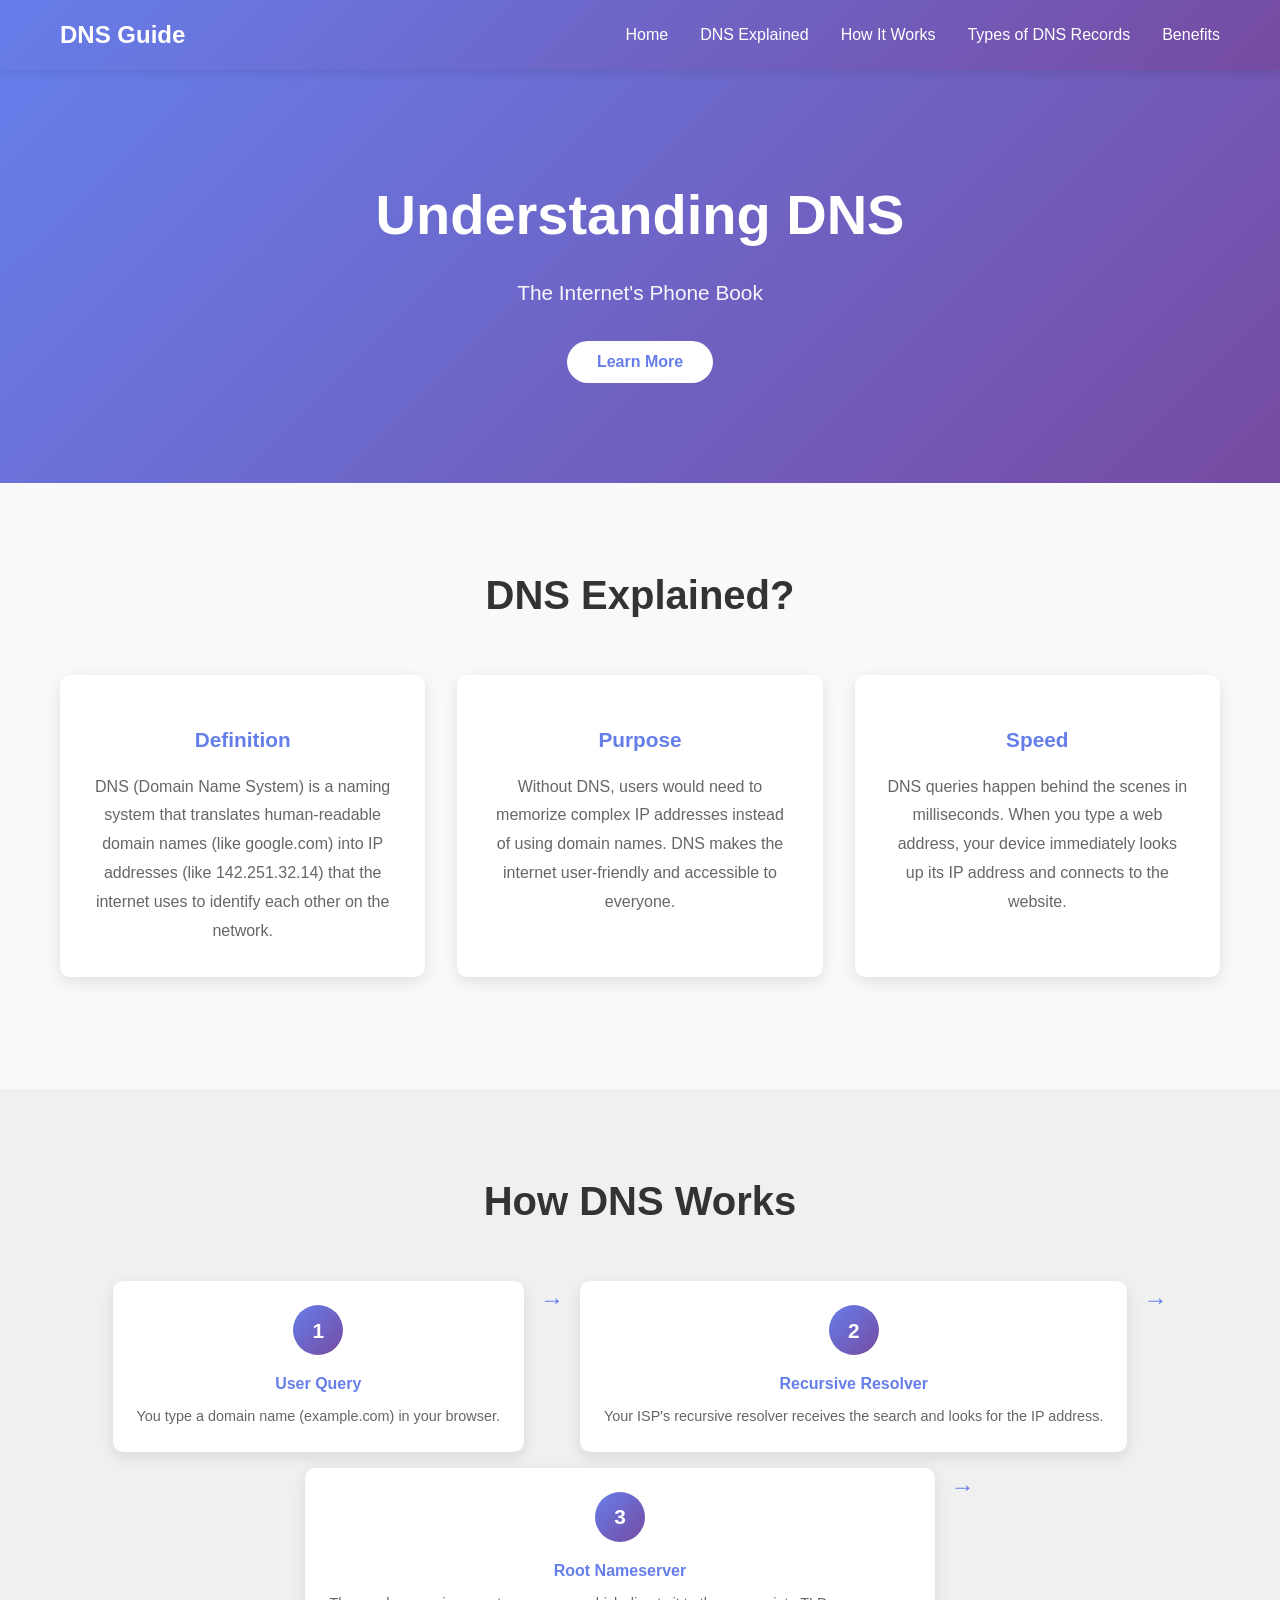
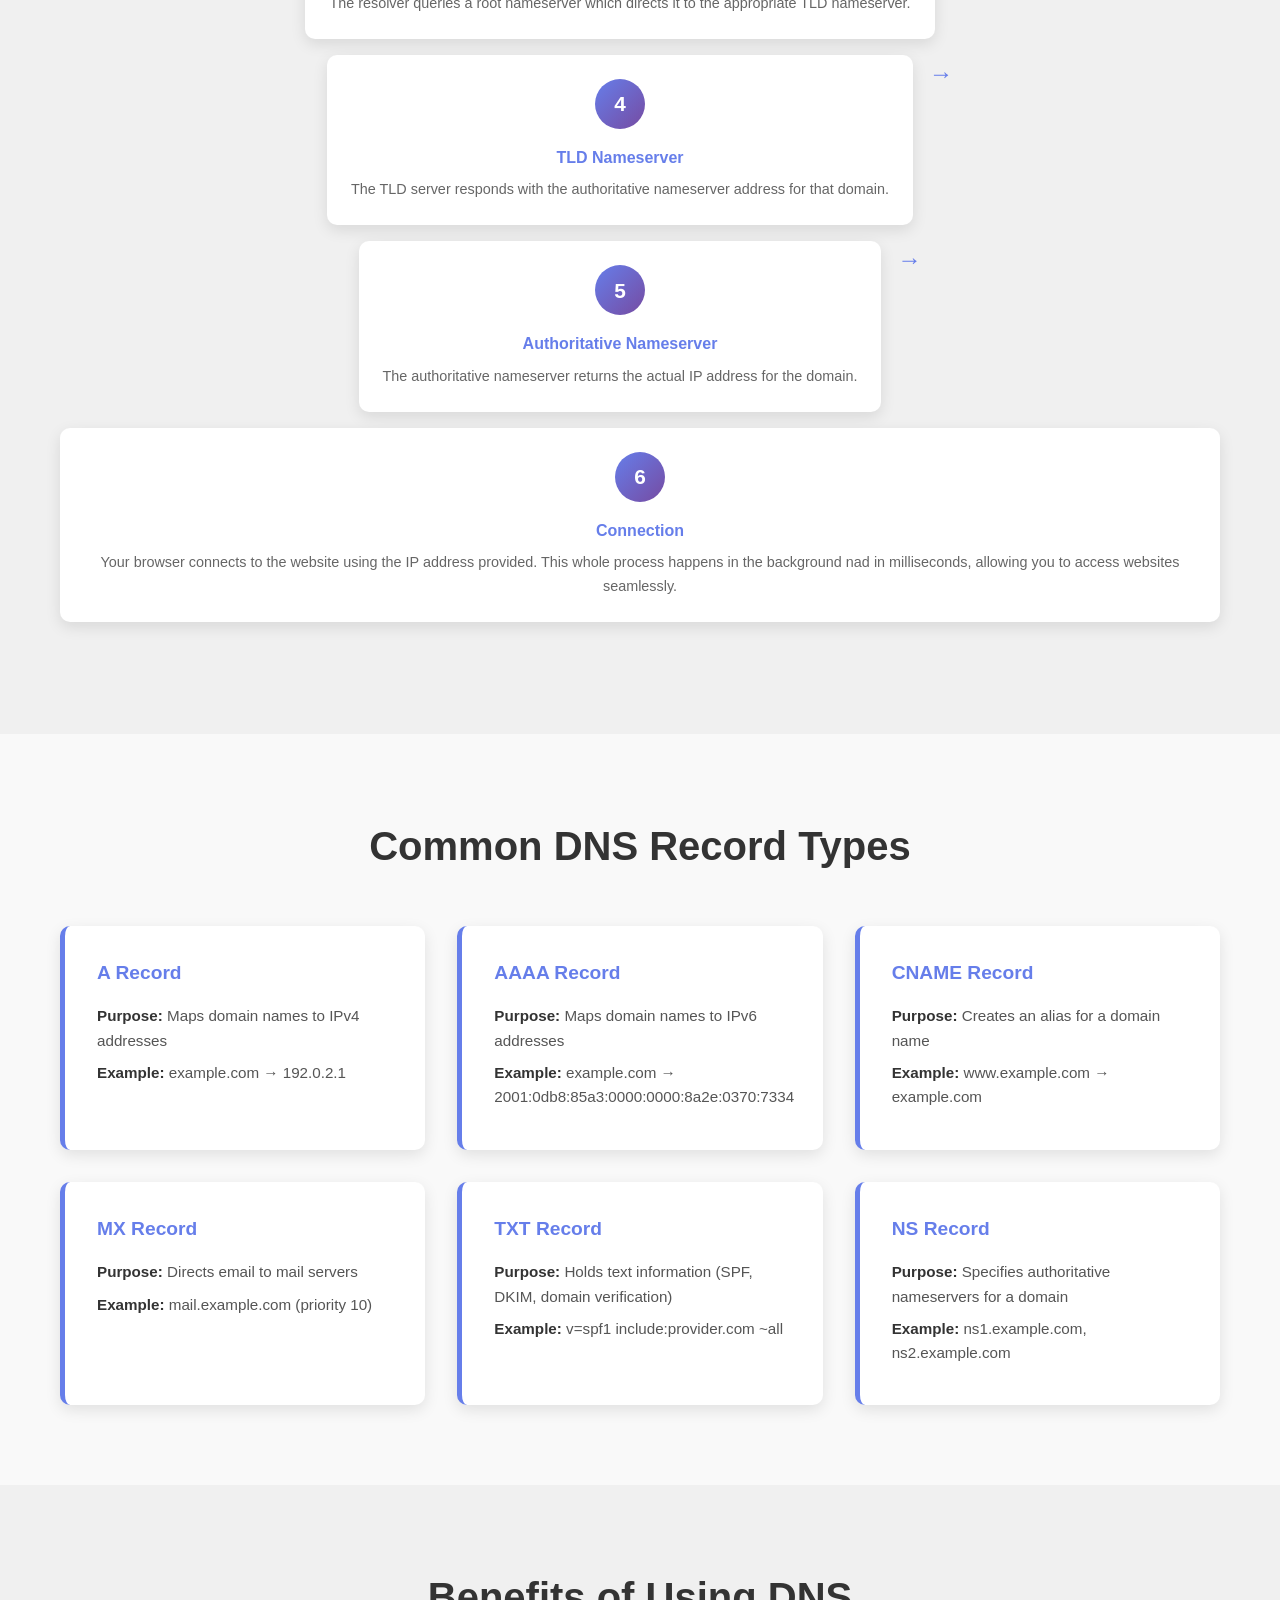
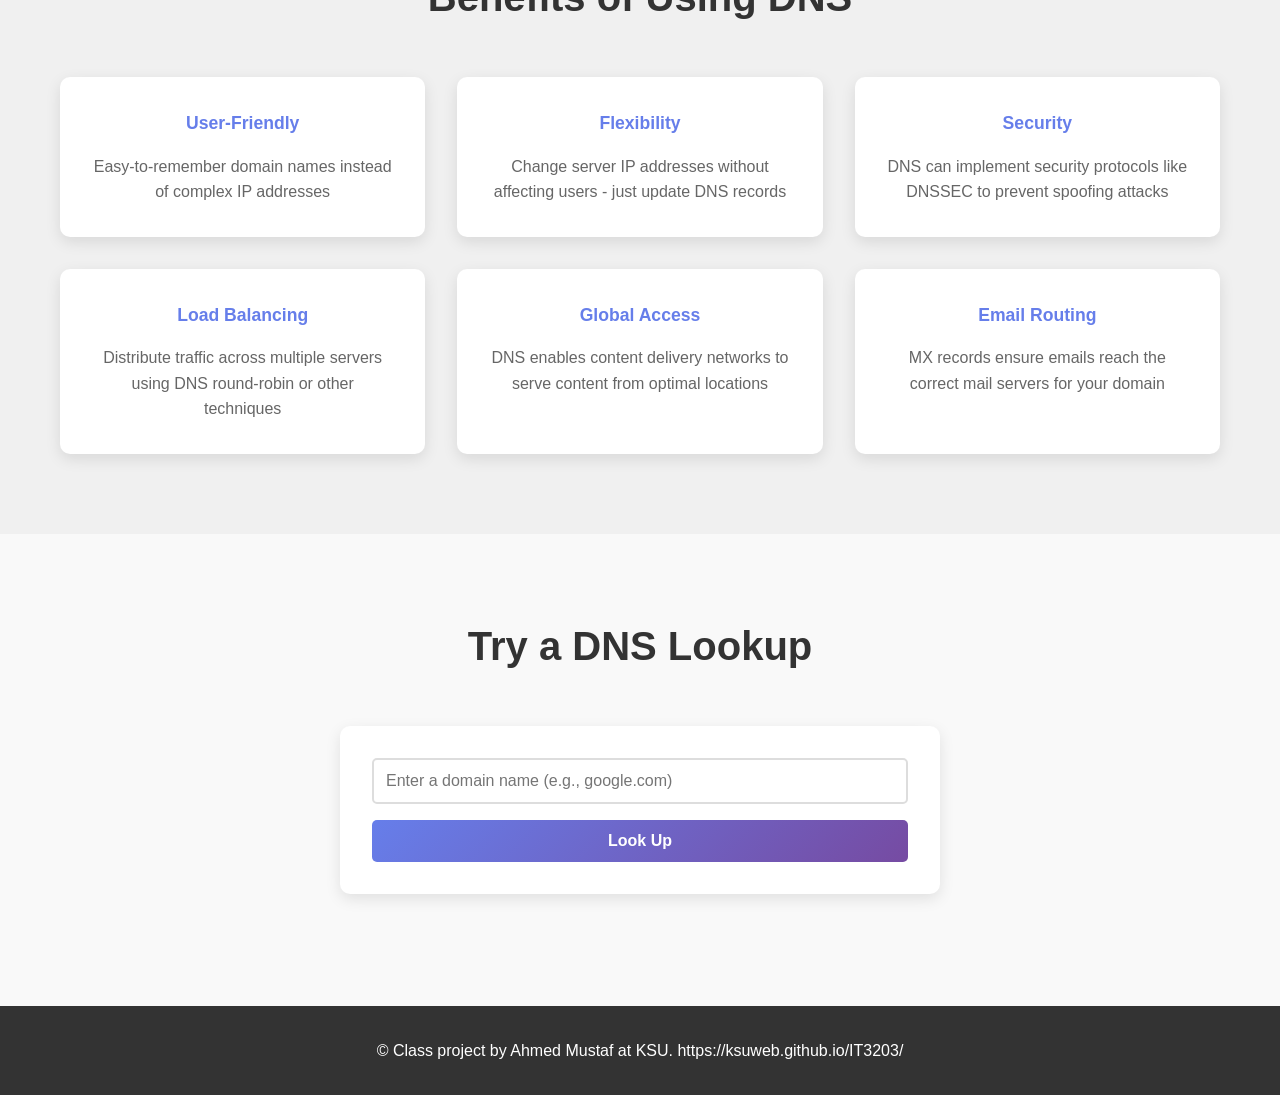
<file: index.html>
<!DOCTYPE html>
<html lang="en">
<head>
    <meta charset="UTF-8">
    <meta name="viewport" content="width=device-width, initial-scale=1.0">
    <title>Domain Name System (DNS)</title>
    <link rel="stylesheet" href="styles.css">
</head>
<body>
    <!-- This is how I made my navigation bar. I used href to refernce points in the page so it travels to the section. -->
    <nav class="navbar">
        <div class="container">
            <div class="logo">DNS Guide</div>
            <ul class="nav-links">
                <li><a href="#home">Home</a></li>
                <li><a href="#what-is">DNS Explained</a></li>
                <li><a href="#how-it-works">How It Works</a></li>
                <li><a href="#records">Types of DNS Records</a></li>
                <li><a href="#benefits">Benefits</a></li>
            </ul>
        </div>
    </nav>

    <!-- This is where the Main introduction is located. -->
    <section id="home" class="hero">
        <div class="container">
            <h1>Understanding DNS</h1>
            <p>The Internet's Phone Book</p>
            <button class="cta-button" onclick="document.getElementById('what-is').scrollIntoView({behavior: 'smooth'})">
                Learn More
            </button>
        </div>
    </section>

    <!-- DNS Explained. Makers boxes with information inside it to help aesthetics and seaprate the information cleanly  -->
    <section id="what-is" class="section">
        <div class="container">
            <h2>DNS Explained?</h2>
            <div class="content-grid">
                <div class="card">
                    <div class="card-icon"></div>
                    <h3>Definition</h3>
                    <p>DNS (Domain Name System) is a naming system that translates human-readable domain names (like google.com) into IP addresses (like 142.251.32.14) that the internet uses to identify each other on the network.</p>
                </div>
                <div class="card">
                    <div class="card-icon"></div>
                    <h3>Purpose</h3>
                    <p>Without DNS, users would need to memorize complex IP addresses instead of using domain names. DNS makes the internet user-friendly and accessible to everyone.</p>
                </div>
                <div class="card">
                    <div class="card-icon"></div>
                    <h3>Speed</h3>
                    <p>DNS queries happen behind the scenes in milliseconds. When you type a web address, your device immediately looks up its IP address and connects to the website.</p>
                </div>
            </div>
        </div>
    </section>

    <!-- How DNS Works -->
    <section id="how-it-works" class="section alt-bg">
        <div class="container">
            <h2>How DNS Works</h2>
            <div class="dns-process">
                <div class="step">
                    <div class="step-number">1</div>
                    <h3>User Query</h3>
                    <p>You type a domain name (example.com) in your browser.</p>
                </div>
                <div class="step-arrow">→</div>
                <div class="step">
                    <div class="step-number">2</div>
                    <h3>Recursive Resolver</h3>
                    <p>Your ISP's recursive resolver receives the search and looks for the IP address.</p>
                </div>
                <div class="step-arrow">→</div>
                <div class="step">
                    <div class="step-number">3</div>
                    <h3>Root Nameserver</h3>
                    <p>The resolver queries a root nameserver which directs it to the appropriate TLD nameserver.</p>
                </div>
                <div class="step-arrow">→</div>
                <div class="step">
                    <div class="step-number">4</div>
                    <h3>TLD Nameserver</h3>
                    <p>The TLD server responds with the authoritative nameserver address for that domain.</p>
                </div>
                <div class="step-arrow">→</div>
                <div class="step">
                    <div class="step-number">5</div>
                    <h3>Authoritative Nameserver</h3>
                    <p>The authoritative nameserver returns the actual IP address for the domain.</p>
                </div>
                <div class="step-arrow">→</div>
                <div class="step">
                    <div class="step-number">6</div>
                    <h3>Connection</h3>
                    <p>Your browser connects to the website using the IP address provided. This whole process happens in the background nad in milliseconds, allowing you to access websites seamlessly.</p>
                </div>
            </div>
        </div>
    </section>

    <!-- DNS Records, Also utilized sections to organize content in an aesthetically pleasing way.-->
    <section id="records" class="section">
        <div class="container">
            <h2>Common DNS Record Types</h2>
            <div class="records-table">
                <div class="record">
                    <h3>A Record</h3>
                    <p><strong>Purpose:</strong> Maps domain names to IPv4 addresses</p>
                    <p><strong>Example:</strong> example.com → 192.0.2.1</p>
                </div>
                <div class="record">
                    <h3>AAAA Record</h3>
                    <p><strong>Purpose:</strong> Maps domain names to IPv6 addresses</p>
                    <p><strong>Example:</strong> example.com → 2001:0db8:85a3:0000:0000:8a2e:0370:7334</p>
                </div>
                <div class="record">
                    <h3>CNAME Record</h3>
                    <p><strong>Purpose:</strong> Creates an alias for a domain name</p>
                    <p><strong>Example:</strong> www.example.com → example.com</p>
                </div>
                <div class="record">
                    <h3>MX Record</h3>
                    <p><strong>Purpose:</strong> Directs email to mail servers</p>
                    <p><strong>Example:</strong> mail.example.com (priority 10)</p>
                </div>
                <div class="record">
                    <h3>TXT Record</h3>
                    <p><strong>Purpose:</strong> Holds text information (SPF, DKIM, domain verification)</p>
                    <p><strong>Example:</strong> v=spf1 include:provider.com ~all</p>
                </div>
                <div class="record">
                    <h3>NS Record</h3>
                    <p><strong>Purpose:</strong> Specifies authoritative nameservers for a domain</p>
                    <p><strong>Example:</strong> ns1.example.com, ns2.example.com</p>
                </div>
            </div>
        </div>
    </section>

    <!-- Benefits -->
    <section id="benefits" class="section alt-bg">
        <div class="container">
            <h2>Benefits of Using DNS</h2>
            <div class="benefits-grid">
                <div class="benefit">
                    <h3>User-Friendly</h3>
                    <p>Easy-to-remember domain names instead of complex IP addresses</p>
                </div>
                <div class="benefit">
                    <h3>Flexibility</h3>
                    <p>Change server IP addresses without affecting users - just update DNS records</p>
                </div>
                <div class="benefit">
                    <h3>Security</h3>
                    <p>DNS can implement security protocols like DNSSEC to prevent spoofing attacks</p>
                </div>
                <div class="benefit">
                    <h3>Load Balancing</h3>
                    <p>Distribute traffic across multiple servers using DNS round-robin or other techniques</p>
                </div>
                <div class="benefit">
                    <h3>Global Access</h3>
                    <p>DNS enables content delivery networks to serve content from optimal locations</p>
                </div>
                <div class="benefit">
                    <h3>Email Routing</h3>
                    <p>MX records ensure emails reach the correct mail servers for your domain</p>
                </div>
            </div>
        </div>
    </section>

    <!-- DNS Lookup Tool. This tool converts the DNS of any website and converts it to the IP Address -->
    <section class="section">
        <div class="container">
            <h2>Try a DNS Lookup</h2>
            <div class="lookup-tool">
                <input type="text" id="domainInput" placeholder="Enter a domain name (e.g., google.com)" class="lookup-input">
                <button onclick="performDNSLookup()" class="lookup-button">Look Up</button>
                <div id="lookupResult" class="lookup-result"></div>
            </div>
        </div>
    </section>

    <!-- Footer -->
    <footer class="footer">
        <div class="container">
            <p>&copy; Class project by Ahmed Mustaf at KSU. https://ksuweb.github.io/IT3203/ </p>
        </div>
    </footer>

    <script src="script.js"></script>
</body>
</html>
</file>
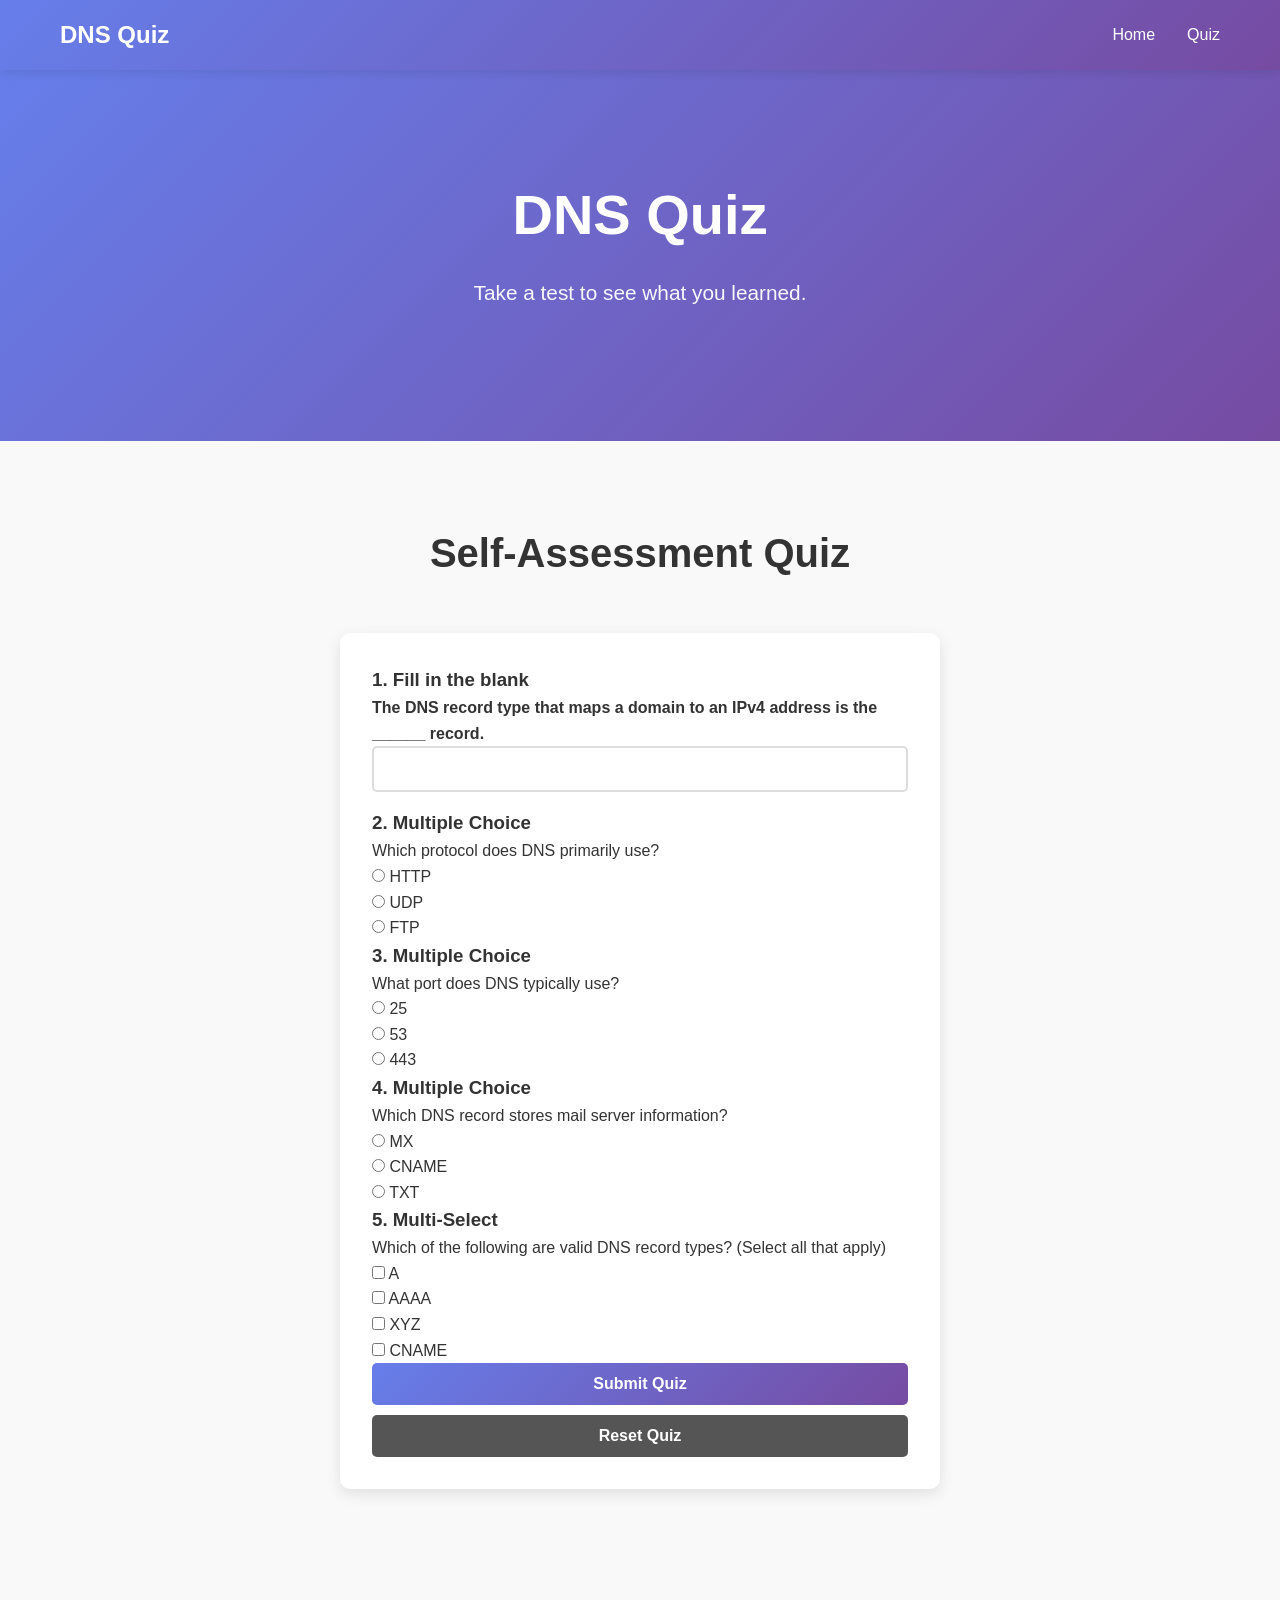
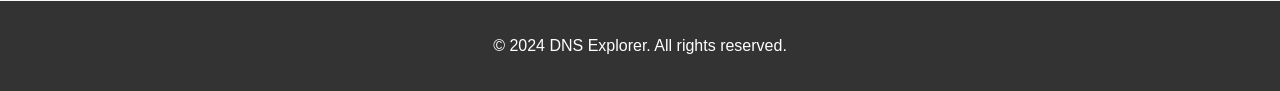
<file: Grading Scheme.html>
<!DOCTYPE html>
<html lang="en">
<head>
    <meta charset="UTF-8">
    <meta name="viewport" content="width=device-width, initial-scale=1.0">
    <title>DNS Quiz</title>
    <link rel="stylesheet" href="styles.css">
    <script defer src="script.js"></script>
</head>

<body>

<!-- Navigation -->
<nav class="navbar">
    <div class="container">
        <a href="index.html" class="logo">DNS Quiz</a>
        <ul class="nav-links">
            <li><a href="index.html">Home</a></li>
            <li><a href="quiz.html">Quiz</a></li>
        </ul>
    </div>
</nav>

<!-- Hero Section -->
<section class="hero">
    <h1>DNS Quiz</h1>
    <p>Take a test to see what you learned.</p>
</section>

<!-- Quiz -->
<section class="section">
    <div class="container">
        <h2>Self‑Assessment Quiz</h2>

        <form id="dnsQuiz" class="lookup-tool">

            <!-- Q1: Fill in the Blank -->
            <div class="quiz-question">
                <h3>1. Fill in the blank</h3>
                <p><strong>The DNS record type that maps a domain to an IPv4 address is the ______ record.</strong></p>
                <input type="text" id="q1" class="lookup-input">
            </div>

            <!-- Q2: Multiple Choice -->
            <div class="quiz-question">
                <h3>2. Multiple Choice</h3>
                <p>Which protocol does DNS primarily use?</p>

                <label><input type="radio" name="q2" value="http"> HTTP</label><br>
                <label><input type="radio" name="q2" value="udp"> UDP</label><br>
                <label><input type="radio" name="q2" value="ftp"> FTP</label><br>
            </div>

            <!-- Q3: Multiple Choice -->
            <div class="quiz-question">
                <h3>3. Multiple Choice</h3>
                <p>What port does DNS typically use?</p>

                <label><input type="radio" name="q3" value="25"> 25</label><br>
                <label><input type="radio" name="q3" value="53"> 53</label><br>
                <label><input type="radio" name="q3" value="443"> 443</label><br>
            </div>

            <!-- Q4: Multiple Choice -->
            <div class="quiz-question">
                <h3>4. Multiple Choice</h3>
                <p>Which DNS record stores mail server information?</p>

                <label><input type="radio" name="q4" value="mx"> MX</label><br>
                <label><input type="radio" name="q4" value="cname"> CNAME</label><br>
                <label><input type="radio" name="q4" value="txt"> TXT</label><br>
            </div>

            <!-- Q5: Select all that apply -->
            <div class="quiz-question">
                <h3>5. Multi‑Select</h3>
                <p>Which of the following are valid DNS record types? (Select all that apply)</p>

                <label><input type="checkbox" name="q5" value="a"> A</label><br>
                <label><input type="checkbox" name="q5" value="aaaa"> AAAA</label><br>
                <label><input type="checkbox" name="q5" value="xyz"> XYZ</label><br>
                <label><input type="checkbox" name="q5" value="cname"> CNAME</label><br>
            </div>

            <button type="button" class="lookup-button" onclick="gradeQuiz()">Submit Quiz</button>
            <button type="button" class="lookup-button" style="margin-top:10px; background:#555;" onclick="resetQuiz()">Reset Quiz</button>

            <div id="quizResult" class="lookup-result"></div>

        </form>
    </div>
</section>

<!-- Footer -->
<footer class="footer">
    <p>&copy; 2024 DNS Explorer. All rights reserved.</p>
</footer>

</body>
</html>
</file>
<file: styles.css>
* {
    margin: 0;
    padding: 0;
    box-sizing: border-box;
}

body {
    font-family: 'Segoe UI', Tahoma, Geneva, Verdana, sans-serif;
    line-height: 1.6;
    color: #333;
    background-color: #f9f9f9;
}

.container {
    max-width: 1200px;
    margin: 0 auto;
    padding: 0 20px;
}

/* Navigation Bar */
.navbar {
    background: linear-gradient(135deg, #667eea 0%, #764ba2 100%);
    color: white;
    padding: 1rem 0;
    position: sticky;
    top: 0;
    z-index: 100;
    box-shadow: 0 2px 10px rgba(0, 0, 0, 0.1);
}

.navbar .container {
    display: flex;
    justify-content: space-between;
    align-items: center;
}

.logo {
    font-size: 1.5rem;
    font-weight: bold;
    text-decoration: none;
    color: white;
}

.nav-links {
    display: flex;
    list-style: none;
    gap: 2rem;
}

.nav-links a {
    color: white;
    text-decoration: none;
    transition: opacity 0.3s ease;
}

.nav-links a:hover {
    opacity: 0.8;
}

/* Hero Section */
.hero {
    background: linear-gradient(135deg, #667eea 0%, #764ba2 100%);
    color: white;
    padding: 100px 0;
    text-align: center;
}

.hero h1 {
    font-size: 3.5rem;
    margin-bottom: 1rem;
    animation: slideDown 0.8s ease;
}

.hero p {
    font-size: 1.3rem;
    margin-bottom: 2rem;
    opacity: 0.95;
}

.cta-button {
    background-color: #fff;
    color: #667eea;
    border: none;
    padding: 12px 30px;
    font-size: 1rem;
    font-weight: bold;
    border-radius: 50px;
    cursor: pointer;
    transition: transform 0.3s ease, box-shadow 0.3s ease;
}

.cta-button:hover {
    transform: translateY(-3px);
    box-shadow: 0 10px 20px rgba(0, 0, 0, 0.2);
}

/* Sections */
.section {
    padding: 80px 0;
}

.section h2 {
    font-size: 2.5rem;
    margin-bottom: 3rem;
    text-align: center;
    color: #333;
}

.alt-bg {
    background-color: #f0f0f0;
}

/* Cards */
.content-grid {
    display: grid;
    grid-template-columns: repeat(auto-fit, minmax(300px, 1fr));
    gap: 2rem;
    margin-bottom: 2rem;
}

.card {
    background: white;
    padding: 2rem;
    border-radius: 10px;
    box-shadow: 0 5px 15px rgba(0, 0, 0, 0.1);
    text-align: center;
    transition: transform 0.3s ease, box-shadow 0.3s ease;
}

.card:hover {
    transform: translateY(-10px);
    box-shadow: 0 15px 30px rgba(0, 0, 0, 0.15);
}

.card-icon {
    font-size: 3rem;
    margin-bottom: 1rem;
}

.card h3 {
    color: #667eea;
    margin-bottom: 1rem;
    font-size: 1.3rem;
}

.card p {
    color: #666;
    line-height: 1.8;
}

/* DNS Process */
.dns-process {
    display: flex;
    flex-wrap: wrap;
    justify-content: center;
    align-items: flex-start;
    gap: 1rem;
    margin: 2rem 0;
}

.step {
    background: white;
    padding: 1.5rem;
    border-radius: 10px;
    box-shadow: 0 5px 15px rgba(0, 0, 0, 0.1);
    min-width: 150px;
    text-align: center;
}

.step-number {
    display: inline-flex;
    align-items: center;
    justify-content: center;
    width: 50px;
    height: 50px;
    background: linear-gradient(135deg, #667eea 0%, #764ba2 100%);
    color: white;
    border-radius: 50%;
    font-weight: bold;
    font-size: 1.3rem;
    margin-bottom: 1rem;
}

.step h3 {
    color: #667eea;
    margin-bottom: 0.5rem;
    font-size: 1rem;
}

.step p {
    font-size: 0.9rem;
    color: #666;
}

.step-arrow {
    display: flex;
    align-items: center;
    font-size: 1.5rem;
    color: #667eea;
    font-weight: bold;
}

/* DNS Records */
.records-table {
    display: grid;
    grid-template-columns: repeat(auto-fit, minmax(300px, 1fr));
    gap: 2rem;
}

.record {
    background: white;
    padding: 2rem;
    border-radius: 10px;
    box-shadow: 0 5px 15px rgba(0, 0, 0, 0.1);
    border-left: 5px solid #667eea;
}

.record h3 {
    color: #667eea;
    margin-bottom: 1rem;
    font-size: 1.2rem;
}

.record p {
    margin-bottom: 0.5rem;
    font-size: 0.95rem;
    color: #555;
}

.record strong {
    color: #333;
}

/* Benefits Grid */
.benefits-grid {
    display: grid;
    grid-template-columns: repeat(auto-fit, minmax(280px, 1fr));
    gap: 2rem;
}

.benefit {
    background: white;
    padding: 2rem;
    border-radius: 10px;
    box-shadow: 0 5px 15px rgba(0, 0, 0, 0.1);
    text-align: center;
}

.benefit h3 {
    color: #667eea;
    margin-bottom: 1rem;
    font-size: 1.1rem;
}

.benefit p {
    color: #666;
}

/* DNS Lookup Tool */
.lookup-tool {
    background: white;
    padding: 2rem;
    border-radius: 10px;
    box-shadow: 0 5px 15px rgba(0, 0, 0, 0.1);
    max-width: 600px;
    margin: 0 auto;
}

.lookup-input {
    width: 100%;
    padding: 12px;
    font-size: 1rem;
    border: 2px solid #ddd;
    border-radius: 5px;
    margin-bottom: 1rem;
    transition: border-color 0.3s ease;
}

.lookup-input:focus {
    outline: none;
    border-color: #667eea;
}

.lookup-button {
    width: 100%;
    padding: 12px;
    background: linear-gradient(135deg, #667eea 0%, #764ba2 100%);
    color: white;
    border: none;
    font-size: 1rem;
    font-weight: bold;
    border-radius: 5px;
    cursor: pointer;
    transition: transform 0.3s ease;
}

.lookup-button:hover {
    transform: translateY(-2px);
}

.lookup-result {
    margin-top: 1.5rem;
    padding: 1rem;
    background: #f5f5f5;
    border-radius: 5px;
    min-height: 50px;
    display: none;
}

.lookup-result.active {
    display: block;
}

.lookup-result.success {
    background: #d4edda;
    color: #155724;
    border: 1px solid #c3e6cb;
}

.lookup-result.error {
    background: #f8d7da;
    color: #721c24;
    border: 1px solid #f5c6cb;
}

/* Footer */
.footer {
    background: #333;
    color: white;
    text-align: center;
    padding: 2rem 0;
    margin-top: 2rem;
}

/* Animations */
@keyframes slideDown {
    from {
        opacity: 0;
        transform: translateY(-30px);
    }
    to {
        opacity: 1;
        transform: translateY(0);
    }
}

/* Responsive Design */
@media (max-width: 768px) {
    .hero h1 {
        font-size: 2rem;
    }

    .hero p {
        font-size: 1rem;
    }

    .section h2 {
        font-size: 2rem;
    }

    .nav-links {
        gap: 1rem;
        font-size: 0.9rem;
    }

    .dns-process {
        flex-direction: column;
        align-items: center;
    }

    .step-arrow {
        transform: rotate(90deg);
        margin: 0.5rem 0;
    }

    .content-grid,
    .records-table,
    .benefits-grid {
        grid-template-columns: 1fr;
    }
}

@media (max-width: 480px) {
    .navbar {
        padding: 0.5rem 0;
    }

    .navbar .container {
        flex-direction: column;
        gap: 1rem;
    }

    .nav-links {
        flex-wrap: wrap;
        justify-content: center;
        gap: 0.5rem;
    }

    .nav-links a {
        font-size: 0.85rem;
    }

    .hero h1 {
        font-size: 1.5rem;
    }

    .section {
        padding: 40px 0;
    }

    .section h2 {
        font-size: 1.5rem;
        margin-bottom: 2rem;
    }

    .cta-button {
        padding: 10px 20px;
        font-size: 0.9rem;
    }
}
</file>
